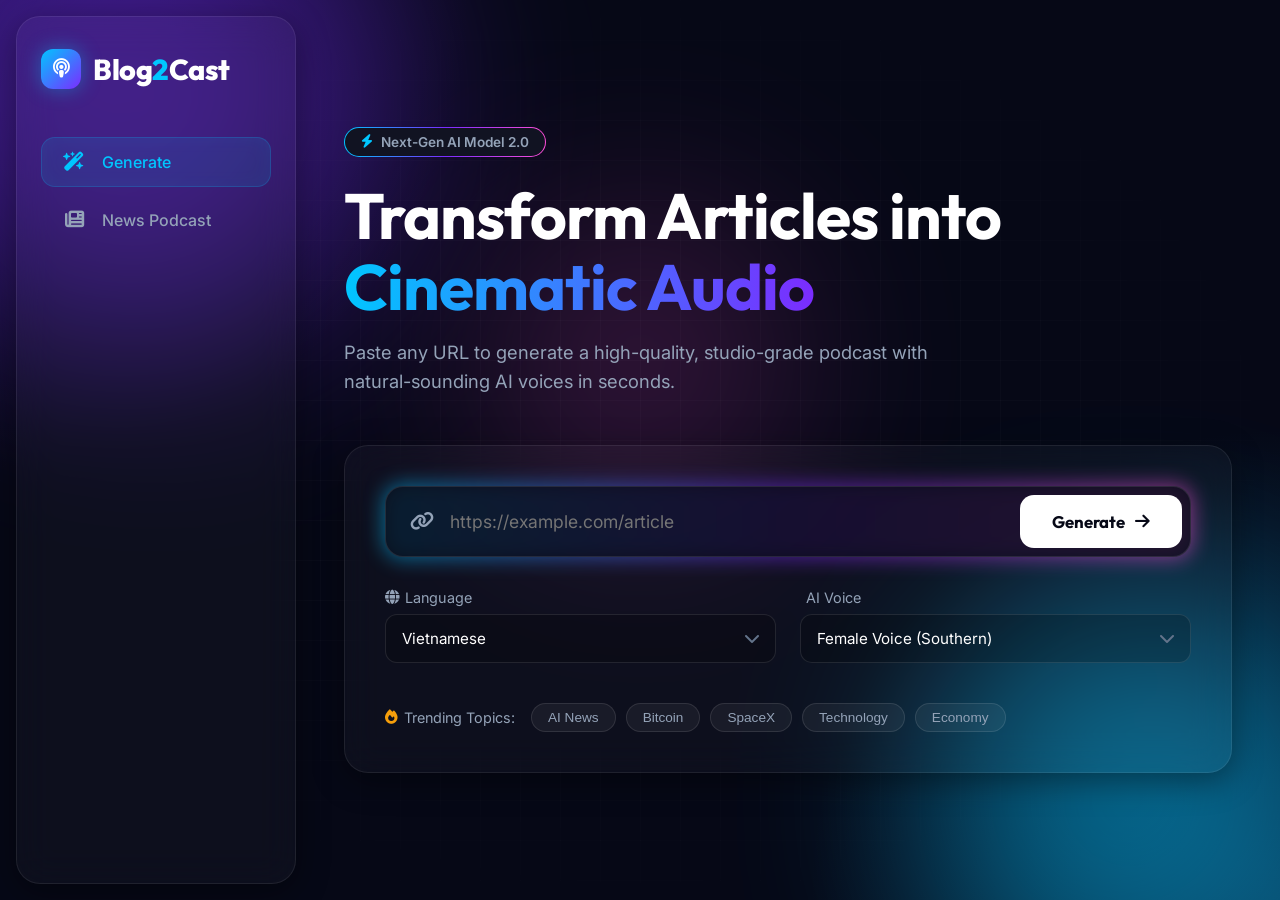
<file: blog-to-podcast/frontend/index.html>
﻿<!DOCTYPE html>
<html lang="en">
<head>
    <meta charset="UTF-8">
    <meta name="viewport" content="width=device-width, initial-scale=1.0">
    <title>Blog2Cast | AI Podcast Generator</title>
    <meta name="description" content="Premium AI Podcast Generation Platform.">
    <!-- Fonts & Icons -->
    <link href="https://fonts.googleapis.com/css2?family=Inter:wght@300;400;500;600;700&family=Outfit:wght@400;500;600;700;800&display=swap" rel="stylesheet">
    <link rel="stylesheet" href="https://cdn.jsdelivr.net/npm/@fortawesome/fontawesome-free@6.4.0/css/all.min.css">
    <!-- CSS -->
    <link rel="stylesheet" href="styles.css?v=6">
    <style>
        /* ════════════════════════════════════════════════════════
           LAYOUT OVERRIDE — Right Panel rộng rãi, bố cục thoáng
           ════════════════════════════════════════════════════════ */

        /* Dashboard 3 cột */
        .dashboard-layout {
            display: flex !important;
            align-items: stretch !important;
        }

        /* Center panel flex co giãn, không bị tràn */
        .center-panel {
            padding: 0 2rem !important;
            min-width: 0 !important;
            flex: 1 1 0 !important;
        }

        /* ── Right Panel: rộng rãi, không bị co ── */
        .right-panel {
            width: 500px !important;
            min-width: 500px !important;
            flex-shrink: 0 !important;
        }

        /* Panel state: scroll toàn bộ nội dung bên trong */
        .panel-state {
            padding: 1.25rem 1.5rem !important;
            overflow-y: auto !important;
            overflow-x: hidden !important;
        }

        /* Result layout: cột dọc, các section xếp chồng */
        .result-layout {
            display: flex !important;
            flex-direction: column !important;
            gap: 0.9rem !important;
        }

        /* Result header: gọn lại */
        .result-header {
            flex-shrink: 0 !important;
        }

        /* Cover art nhỏ lại để tiết kiệm chiều cao */
        .cover-art {
            width: 64px !important;
            height: 64px !important;
            flex-shrink: 0 !important;
        }

        /* Audio player: không bị co */
        .custom-player {
            flex-shrink: 0 !important;
        }

        /* Action buttons: không bị co */
        .action-buttons {
            flex-shrink: 0 !important;
            gap: 0.75rem !important;
        }

        /* ══ FIX GỐC: summary-section KHÔNG được flex-grow ══
           Nguyên nhân bug: flex-grow:1 chiếm hết chỗ,
           đẩy AI Chat ra khỏi màn hình.                       */
        .summary-section {
            flex-grow: 0 !important;   /* ← Fix chính */
            flex-shrink: 0 !important;
            display: flex !important;
            flex-direction: column !important;
            gap: 0.6rem !important;
            min-height: unset !important;
        }

        /* Nội dung transcript: scroll bên trong, không tràn ra */
        .summary-content {
            flex-grow: 0 !important;
            max-height: 200px !important;
            min-height: 100px !important;
            overflow-y: auto !important;
            padding: 0.9rem 1rem !important;
            font-size: 0.88rem !important;
            line-height: 1.65 !important;
        }

        /* ── Ask AI Assistant: rộng rãi, fit với nội dung ── */
        .ai-chat-section {
            flex-shrink: 0 !important;
            height: auto !important;
            min-height: 160px !important;
            max-height: none !important;   /* Tự mở rộng theo nội dung */
            display: flex !important;
            flex-direction: column !important;
        }

        /* Vùng messages: tự tăng chiều cao theo số tin nhắn */
        .chat-messages {
            flex: 0 0 auto !important;     /* Không shrink, không grow cứng */
            height: auto !important;
            min-height: 60px !important;
            max-height: 350px !important;  /* Tối đa 350px rồi mới scroll */
            overflow-y: auto !important;
            padding: 14px 16px !important;
            gap: 12px !important;
        }

        /* Bubble tin nhắn: rộng hơn, tận dụng chiều ngang */
        .msg-bubble {
            max-width: 90% !important;
            font-size: 0.88rem !important;
            line-height: 1.6 !important;
        }

        /* Input chat cố định dưới cùng */
        .chat-input-area {
            flex-shrink: 0 !important;
            padding: 10px 12px !important;
        }

        /* ── Responsive: laptop vừa (993–1200px) ── */
        @media (max-width: 1200px) {
            .right-panel {
                width: 440px !important;
                min-width: 440px !important;
            }
            .center-panel {
                padding: 0 1.25rem !important;
            }
            .summary-content {
                max-height: 180px !important;
            }
        }

        /* ── Responsive: tablet / mobile ── */
        @media (max-width: 992px) {
            .right-panel {
                width: 100% !important;
                min-width: unset !important;
            }
            .summary-content {
                max-height: 180px !important;
            }
        }
    </style>
</head>
<body>
    <!-- Immersive Background Effects -->
    <div class="bg-effects">
        <div class="orb orb-1"></div>
        <div class="orb orb-2"></div>
        <div class="orb orb-3"></div>
        <div class="grid-overlay"></div>
        <div class="noise-overlay"></div>
    </div>

    <div class="dashboard-layout">
        <!-- LEFT SIDEBAR -->
        <aside class="sidebar glass-panel">
            <div class="logo">
                <div class="logo-icon">
                    <i class="fa-solid fa-podcast"></i>
                </div>
                <h1>Blog<span>2</span>Cast</h1>
            </div>
            
            <nav class="nav-menu">
                <a href="index.html" class="nav-item active">
                    <i class="fa-solid fa-wand-magic-sparkles"></i>
                    <span>Generate</span>
                </a>
                <a href="news.html" class="nav-item">
                    <i class="fa-solid fa-newspaper"></i>
                    <span>News Podcast</span>
                </a>
            </nav>

        </aside>

        <!-- CENTER CONTENT -->
        <main class="center-panel">
            <header class="hero-section">
                <div class="badge-glow">
                    <div class="badge-content">
                        <i class="fa-solid fa-bolt"></i> Next-Gen AI Model 2.0
                    </div>
                </div>
                <h1 class="hero-title">Transform Articles into<br><span class="gradient-text">Cinematic Audio</span></h1>
                <p class="hero-subtitle">Paste any URL to generate a high-quality, studio-grade podcast with natural-sounding AI voices in seconds.</p>
            </header>

            <section class="input-section glass-panel">
                <form id="convert-form" novalidate>
                    <div class="main-input-wrapper">
                        <div class="url-input-container">
                            <i class="fa-solid fa-link icon-glow"></i>
                            <input type="url" id="url-input" placeholder="https://example.com/article" required autocomplete="off">
                            <button type="submit" class="btn-generate" id="submit-btn">
                                <span class="btn-text">Generate</span>
                                <i class="fa-solid fa-arrow-right"></i>
                                <div class="loader-spinner hidden" id="btn-loader"></div>
                            </button>
                        </div>
                        <div class="input-glow-border"></div>
                    </div>

                    <div class="settings-row">
                        <div class="setting-group">
                            <label><i class="fa-solid fa-globe"></i> Language</label>
                            <div class="select-wrapper">
                                <select id="language-select">
                                    <option value="vi">Vietnamese</option>
                                    <option value="en">English</option>
                                    <option value="fr">French (Français)</option>
                                    <option value="ja">Japanese (日本語)</option>
                                </select>
                                <i class="fa-solid fa-chevron-down select-icon"></i>
                            </div>
                        </div>
                        <div class="setting-group">
                            <label><i class="fa-solid fa-waveform-lines"></i> AI Voice</label>
                            <div class="select-wrapper">
                                <select id="voice-select">
                                    <option value="vi-VN-Neural2-A">Female Voice (Southern)</option>
                                </select>
                                <i class="fa-solid fa-chevron-down select-icon"></i>
                            </div>
                        </div>
                    </div>
                </form>
                
                <div class="trending-section">
                    <span class="trending-label"><i class="fa-solid fa-fire"></i> Trending Topics:</span>
                    <div class="chips-container" id="trending-chips">
                        <button class="topic-chip">AI News</button>
                        <button class="topic-chip">Bitcoin</button>
                        <button class="topic-chip">SpaceX</button>
                        <button class="topic-chip">Technology</button>
                        <button class="topic-chip">Economy</button>
                    </div>
                </div>
            </section>
        </main>

        <!-- RIGHT PANEL (Dynamic View) -->
        <aside class="right-panel hidden" id="main-right-panel">
            

            <!-- State 2: Generating -->
            <div id="state-generating" class="panel-state hidden glass-panel">
                <div class="generating-animation">
                    <div class="ai-core"></div>
                    <div class="pulse-ring ring-1"></div>
                    <div class="pulse-ring ring-2"></div>
                    <div class="pulse-ring ring-3"></div>
                </div>
                <h3 class="generating-text">Synthesizing Audio...</h3>
                
                <div class="progress-steps">
                    <div class="p-step active" id="step-1">
                        <div class="step-dot"></div>
                        <span>Extracting content & analyzing</span>
                    </div>
                    <div class="p-step" id="step-2">
                        <div class="step-dot"></div>
                        <span>Writing AI script</span>
                    </div>
                    <div class="p-step" id="step-3">
                        <div class="step-dot"></div>
                        <span>Generating neural voice</span>
                    </div>
                </div>
            </div>

            <!-- State 3: Result -->
            <div id="state-result" class="panel-state hidden glass-panel result-layout">
                <!-- Cover Art & Title -->
                <div class="result-header">
                    <div class="cover-art">
                        <div class="cover-gradient"></div>
                        <i class="fa-solid fa-podcast"></i>
                    </div>
                    <div class="track-info">
                        <h3 id="result-title">Generated Podcast</h3>
                        <div class="track-meta">
                            <span class="badge-tag">AI Generated</span>
                            <span class="meta-dot">•</span>
                            <span id="result-voice-name">Neural Voice</span>
                        </div>
                    </div>
                </div>

                <!-- Custom Audio Player -->
                <div class="custom-player">
                    <audio id="audio-player" preload="metadata"></audio>
                    <div class="player-controls-row">
                        <button id="play-pause-btn" class="play-btn">
                            <i class="fa-solid fa-play"></i>
                        </button>
                        <div class="waveform-container" id="waveform-container">
                            <div class="waveform-progress" id="waveform-progress"></div>
                            <!-- Bars generated by JS -->
                        </div>
                        <span class="time-display" id="time-display">0:00</span>
                    </div>
                </div>

                <!-- Actions -->
                <div class="action-buttons">
                    <a href="#" id="download-btn" class="btn-action primary" download>
                        <i class="fa-solid fa-download"></i> Download MP3
                    </a>
                    <button id="reset-btn" class="btn-action secondary">
                        <i class="fa-solid fa-rotate-left"></i> Create New
                    </button>
                </div>

                <!-- Summary Tabs -->
                <div class="summary-section">
                    <div class="section-title">
                        <i class="fa-solid fa-file-lines"></i> Transcript & Summary
                    </div>
                    <div class="summary-tabs">
                         <button id="tab-original" class="tab-btn active">Original</button>
                         <button id="tab-translated" class="tab-btn">Translated</button>
                    </div>
                    <div class="summary-content" id="dynamic-summary-content">
                        <!-- Content loaded here -->
                    </div>
                </div>

                <!-- AI Chat -->
                <div class="ai-chat-section">
                    <div class="chat-header">
                        <i class="fa-solid fa-sparkles text-gradient"></i> 
                        <span>Ask AI Assistant</span>
                    </div>
                    <div class="chat-messages" id="chat-messages">
                        <!-- Chat messages -->
                    </div>
                    <div class="chat-input-area">
                        <input type="text" id="chat-input" placeholder="Ask about this podcast..." autocomplete="off">
                        <button id="send-chat-btn"><i class="fa-solid fa-arrow-up"></i></button>
                    </div>
                </div>
            </div>

        </aside>
    </div>

    <!-- Error Toast -->
    <div class="toast-notification hidden" id="error-toast">
        <div class="toast-icon">
            <i class="fa-solid fa-triangle-exclamation"></i>
        </div>
        <div class="toast-content">
            <h4>Connection Error</h4>
            <p id="error-msg">Unable to fetch data.</p>
        </div>
        <button class="close-toast" id="close-toast-btn">
            <i class="fa-solid fa-xmark"></i>
        </button>
    </div>

    <!-- Explain Popup & Tooltip -->
    <div id="selection-tooltip" class="selection-tooltip" style="display: none;">
        <i class="fa-solid fa-book-open"></i> Explain
    </div>
    
    <div id="explain-popup" class="explain-popup glass-panel" style="display: none;">
        <div class="explain-header">
            <span class="explain-title"><i class="fa-solid fa-book-open"></i> AI Explanation</span>
            <button id="explain-popup-close" class="explain-close"><i class="fa-solid fa-xmark"></i></button>
        </div>
        <div id="explain-popup-word" class="explain-word"></div>
        <div class="explain-body">
            <div id="explain-loading" class="explain-loader">
                <i class="fa-solid fa-circle-notch fa-spin"></i> Analyzing...
            </div>
            <div id="explain-content" style="display:none;">
                <div id="explain-meaning" class="explain-meaning"></div>
                <div id="explain-example" class="explain-example"></div>
            </div>
            <div id="explain-error" class="explain-error" style="display:none;"></div>
        </div>
    </div>

    <script src="app.js?v=8"></script>
</body>
</html>
</file>
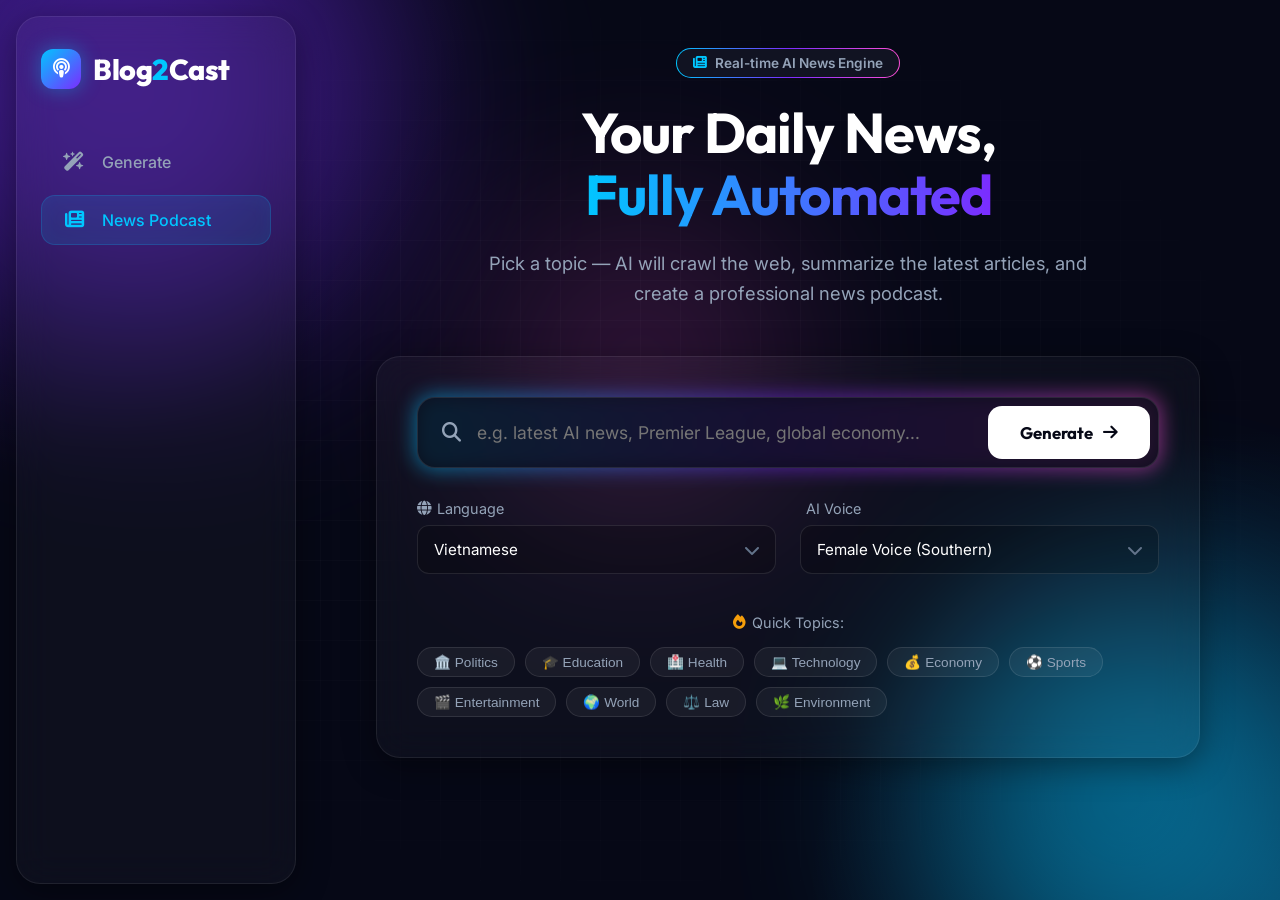
<file: blog-to-podcast/frontend/news.html>
<!DOCTYPE html>
<html lang="en">
<head>
    <meta charset="UTF-8">
    <meta name="viewport" content="width=device-width, initial-scale=1.0">
    <title>Blog2Cast | AI News Podcast</title>
    <meta name="description" content="Generate AI podcasts from latest news automatically.">
    <!-- Fonts & Icons -->
    <link href="https://fonts.googleapis.com/css2?family=Inter:wght@300;400;500;600;700&family=Outfit:wght@400;500;600;700;800&display=swap" rel="stylesheet">
    <link rel="stylesheet" href="https://cdn.jsdelivr.net/npm/@fortawesome/fontawesome-free@6.4.0/css/all.min.css">
    <!-- CSS -->
    <link rel="stylesheet" href="styles.css?v=9">
    <style>
        .article-list { display: flex; flex-direction: column; gap: 10px; max-height: 400px; overflow-y: auto; padding-right: 8px; }
        .article-list::-webkit-scrollbar { width: 4px; }
        .article-list::-webkit-scrollbar-thumb { background: rgba(255,255,255,0.2); border-radius: 2px; }
        
        .article-card {
            background: rgba(255,255,255,0.03); border: 1px solid rgba(255,255,255,0.05);
            border-radius: 14px; padding: 14px 16px; display: flex; gap: 12px; align-items: flex-start; transition: all 0.2s;
        }
        .article-card:hover { border-color: var(--neon-purple); background: rgba(123,44,255,0.05); transform: translateX(5px); }
        .article-num {
            min-width: 24px; height: 24px; border-radius: 50%; background: rgba(123,44,255,0.2);
            color: var(--neon-purple); font-size: 0.8rem; font-weight: 700; display: flex; align-items: center; justify-content: center; flex-shrink: 0;
        }
        .article-card a { color: var(--text-primary); text-decoration: none; font-size: 0.9rem; font-weight: 500; line-height: 1.4; }
        .source-badge { display: inline-block; font-size: 0.7rem; background: rgba(255,255,255,0.1); color: var(--text-secondary); padding: 2px 10px; border-radius: 6px; margin-top: 6px; font-weight: 600; }
        
        .script-text-box {
            background: rgba(0,0,0,0.2); border: 1px solid rgba(255,255,255,0.05); border-radius: 18px; padding: 1.5rem;
            font-size: 1rem; line-height: 1.8; color: var(--text-secondary); max-height: 500px; overflow-y: auto; white-space: pre-wrap;
        }
        .hidden { display: none !important; }
        
        /* New Progress Styles */
        .progress-dashboard {
            text-align: center;
            padding: 4rem 2rem;
        }
        .steps-grid {
            display: grid;
            grid-template-columns: repeat(4, 1fr);
            gap: 1rem;
            margin-top: 3rem;
        }
        .p-step {
            flex-direction: column;
            text-align: center;
            gap: 12px;
        }
        .step-dot { margin: 0 auto; width: 16px; height: 16px; }
    </style>
</head>
<body>
    <div class="bg-effects">
        <div class="orb orb-1"></div>
        <div class="orb orb-2"></div>
        <div class="orb orb-3"></div>
        <div class="grid-overlay"></div>
    </div>

    <div class="dashboard-layout">
        <aside class="sidebar glass-panel">
            <div class="logo">
                <div class="logo-icon"><i class="fa-solid fa-podcast"></i></div>
                <h1>Blog<span>2</span>Cast</h1>
            </div>
            <nav class="nav-menu">
                <a href="index.html" class="nav-item">
                    <i class="fa-solid fa-wand-magic-sparkles"></i><span>Generate</span>
                </a>
                <a href="news.html" class="nav-item active">
                    <i class="fa-solid fa-newspaper"></i><span>News Podcast</span>
                </a>
            </nav>
        </aside>

        <main class="main-content">
            <div class="container-narrow">
                
                <!-- HERO SECTION -->
                <header class="news-hero" id="hero-section">
                    <div class="badge-glow">
                        <div class="badge-content"><i class="fa-solid fa-newspaper"></i> Real-time AI News Engine</div>
                    </div>
                    <h1 class="hero-title">Your Daily News,<br><span class="gradient-text">Fully Automated</span></h1>
                    <p class="hero-subtitle">Pick a topic — AI will crawl the web, summarize the latest articles, and create a professional news podcast.</p>
                </header>

                <!-- INPUT SECTION -->
                <section class="input-section glass-panel full-width-panel" id="form-container">
                    <form id="convert-form" novalidate>
                        <div class="main-input-wrapper">
                            <div class="url-input-container">
                                <i class="fa-solid fa-magnifying-glass icon-glow"></i>
                                <input type="text" id="topic-input" placeholder="e.g. latest AI news, Premier League, global economy..." autocomplete="off">
                                <button type="submit" class="btn-generate" id="generate-btn">
                                    <span class="btn-text">Generate</span>
                                    <i class="fa-solid fa-arrow-right"></i>
                                    <div class="loader-spinner hidden" id="btn-loader"></div>
                                </button>
                            </div>
                            <div class="input-glow-border"></div>
                        </div>

                        <div id="parse-preview" style="display:none; margin-bottom: 2rem;">
                            <div id="parse-loading" style="display:none;color:var(--neon-purple);"><i class="fa-solid fa-circle-notch fa-spin"></i> Analyzing topic...</div>
                            <div id="parse-ok" style="display:none;">
                                <span style="color:#4ade80;font-weight:600;"><i class="fa-solid fa-circle-check"></i> Understood:</span>
                                <span id="parse-text" style="color:var(--text-primary);margin-left:6px;"></span>
                                <div id="parse-keywords" style="display:flex;flex-wrap:wrap;gap:5px;margin-top:6px;"></div>
                            </div>
                            <div id="parse-reject" style="display:none; color:var(--error); font-weight:500;">
                                <i class="fa-solid fa-circle-xmark"></i> <span id="parse-reject-msg"></span>
                            </div>
                        </div>

                        <div class="settings-row">
                            <div class="setting-group">
                                <label><i class="fa-solid fa-globe"></i> Language</label>
                                <div class="select-wrapper">
                                    <select id="lang-select">
                                        <option value="vi">Vietnamese</option>
                                        <option value="en">English</option>
                                        <option value="fr">French</option>
                                        <option value="ja">Japanese</option>
                                    </select>
                                    <i class="fa-solid fa-chevron-down select-icon"></i>
                                </div>
                            </div>
                            <div class="setting-group">
                                <label><i class="fa-solid fa-waveform-lines"></i> AI Voice</label>
                                <div class="select-wrapper">
                                    <select id="voice-select">
                                        <option value="vi-VN-Neural2-A">Female Voice (Southern)</option>
                                        <option value="vi-VN-Neural2-D">Male Voice (Northern)</option>
                                    </select>
                                    <i class="fa-solid fa-chevron-down select-icon"></i>
                                </div>
                            </div>
                        </div>
                    </form>
                    <div class="trending-section" style="justify-content: center;">
                        <span class="trending-label"><i class="fa-solid fa-fire"></i> Quick Topics:</span>
                        <div class="chips-container" id="trending-chips">
                            <button class="topic-chip chip" data-topic="politics">🏛️ Politics</button>
                            <button class="topic-chip chip" data-topic="education">🎓 Education</button>
                            <button class="topic-chip chip" data-topic="health">🏥 Health</button>
                            <button class="topic-chip chip" data-topic="technology">💻 Technology</button>
                            <button class="topic-chip chip" data-topic="economy">💰 Economy</button>
                            <button class="topic-chip chip" data-topic="sports">⚽ Sports</button>
                            <button class="topic-chip chip" data-topic="entertainment">🎬 Entertainment</button>
                            <button class="topic-chip chip" data-topic="world">🌍 World</button>
                            <button class="topic-chip chip" data-topic="law">⚖️ Law</button>
                            <button class="topic-chip chip" data-topic="environment">🌿 Environment</button>
                        </div>
                    </div>
                </section>

                <!-- PROGRESS SECTION -->
                <section id="progress-container" class="full-width-panel hidden glass-panel progress-dashboard">
                    <div class="generating-animation" style="margin: 0 auto 2rem;">
                        <div class="ai-core"></div>
                        <div class="pulse-ring ring-1"></div>
                        <div class="pulse-ring ring-2"></div>
                    </div>
                    <h2 class="generating-text">Synthesizing Your Podcast...</h2>
                    <div class="steps-grid">
                        <div class="p-step" id="step-1"><div class="step-dot"></div><span>Finding articles</span></div>
                        <div class="p-step" id="step-2"><div class="step-dot"></div><span>Crawling content</span></div>
                        <div class="p-step" id="step-3"><div class="step-dot"></div><span>AI Scripting</span></div>
                        <div class="p-step" id="step-4"><div class="step-dot"></div><span>Neural Voice</span></div>
                    </div>
                </section>

                <!-- RESULT SECTION -->
                <section id="result-container" class="full-width-panel hidden">
                    
                    <!-- Main Result Card -->
                    <div class="podcast-main-card glass-panel">
                        <div class="podcast-cover-large">
                            <i class="fa-solid fa-podcast"></i>
                        </div>
                        <div class="podcast-info-large">
                            <div class="badge-tag" id="topic-tag" style="display:inline-block; margin-bottom: 1rem;">Topic</div>
                            <h2 id="podcast-title">News Podcast Title</h2>
                            
                            <!-- Custom Audio Player -->
                            <div class="custom-player" style="margin: 1.5rem 0; background: rgba(0,0,0,0.2); border-radius: 16px; padding: 1.2rem;">
                                <audio id="audio-player" preload="metadata"></audio>
                                <div class="player-controls-row">
                                    <button id="play-pause-btn" class="play-btn">
                                        <i class="fa-solid fa-play"></i>
                                    </button>
                                    <div class="waveform-container" id="waveform-container">
                                        <div class="waveform-progress" id="waveform-progress"></div>
                                        <!-- Bars generated by JS -->
                                    </div>
                                    <span class="time-display" id="time-display">0:00</span>
                                </div>
                            </div>

                            <div class="action-buttons" style="justify-content: flex-start; gap: 1rem;">
                                <a href="#" id="download-btn" class="btn-action primary" download><i class="fa-solid fa-download"></i> Download</a>
                                <button id="reset-btn" class="btn-action secondary"><i class="fa-solid fa-rotate-left"></i> New Topic</button>
                            </div>
                        </div>
                    </div>

                    <!-- Secondary Grid: Sources & Chat -->
                    <div class="news-result-grid">
                        <div class="glass-panel" style="padding: 1.5rem;">
                            <div class="section-title" style="margin-bottom: 1rem;"><i class="fa-solid fa-link"></i> Sources (<span id="article-count">0</span>)</div>
                            <div class="article-list" id="article-list"></div>
                        </div>
                        <div class="glass-panel" style="padding: 1.5rem; display: flex; flex-direction: column;">
                            <div class="section-title" style="margin-bottom: 1rem;"><i class="fa-solid fa-sparkles text-gradient"></i> AI Assistant</div>
                            <div class="chat-messages" id="chat-messages" style="flex-grow: 1; min-height: 200px; max-height: 300px; margin-bottom: 1rem;"></div>
                            <div class="chat-input-area">
                                <input type="text" id="chat-input" placeholder="Ask about this news...">
                                <button id="chat-send-btn"><i class="fa-solid fa-arrow-up"></i></button>
                            </div>
                        </div>
                    </div>

                    <!-- Script Section -->
                    <div class="glass-panel" style="margin-top: 2rem; padding: 2rem;">
                        <div style="display:flex;justify-content:space-between;align-items:center; margin-bottom: 1.5rem;">
                            <div class="section-title" style="cursor:pointer; display: flex; align-items: center; gap: 10px;" id="script-toggle">
                                <i class="fa-solid fa-scroll"></i> Full Podcast Script
                                <i class="fa-solid fa-chevron-down" id="script-chevron" style="transition:transform .2s;"></i>
                            </div>
                            <div class="summary-tabs" id="script-tabs" style="display:none;">
                                <button type="button" class="tab-btn active" id="tab-translated">Translated</button>
                                <button type="button" class="tab-btn" id="tab-original">Original</button>
                            </div>
                        </div>
                        <div class="script-text-box" id="script-box"></div>
                        <div id="summary-box" style="display:none;"></div>
                    </div>

                </section>

            </div>
        </main>
    </div>

    <!-- Error Toast -->
    <div class="toast-notification hidden" id="error-toast">
        <div class="toast-icon"><i class="fa-solid fa-triangle-exclamation"></i></div>
        <div class="toast-content"><h4>Error</h4><p id="error-msg"></p></div>
        <button class="close-toast" id="close-toast-btn"><i class="fa-solid fa-xmark"></i></button>
    </div>

    <!-- Explain Popup -->
    <div id="sel-tooltip" class="selection-tooltip" style="display: none;"><i class="fa-solid fa-book-open"></i> Explain</div>
    <div id="explain-popup" class="explain-popup glass-panel" style="display: none;">
        <div class="explain-header">
            <span class="explain-title">Explain</span>
            <button id="ep-close" class="explain-close"><i class="fa-solid fa-xmark"></i></button>
        </div>
        <div id="ep-word" class="explain-word"></div>
        <div class="explain-body">
            <div id="ep-loading" class="explain-loader"><i class="fa-solid fa-circle-notch fa-spin"></i></div>
            <div id="ep-content" style="display:none;">
                <div id="ep-meaning" class="explain-meaning"></div>
                <div id="ep-example" class="explain-example"></div>
            </div>
            <div id="ep-error" class="explain-error" style="display:none;"></div>
        </div>
    </div>

    <script src="news.js?v=9"></script>
</body>
</html>
</file>
<file: blog-to-podcast/frontend/styles.css>
/* ==========================================================================
   CSS Variables & Tokens
   ========================================================================== */
:root {
    /* Color Palette */
    --bg-main: #060816;
    --bg-panel: rgba(20, 22, 35, 0.4);
    
    --neon-cyan: #00c6ff;
    --neon-purple: #7b2cff;
    --neon-pink: #ff4fd8;
    --neon-blue: #4facfe;
    
    /* Text Colors */
    --text-primary: #ffffff;
    --text-secondary: #94a3b8;
    --text-muted: #64748b;
    
    /* Gradients */
    --gradient-primary: linear-gradient(135deg, var(--neon-cyan), var(--neon-purple));
    --gradient-glow: linear-gradient(90deg, var(--neon-cyan), var(--neon-purple), var(--neon-pink));
    
    /* Glassmorphism */
    --glass-bg: rgba(255, 255, 255, 0.03);
    --glass-border: rgba(255, 255, 255, 0.08);
    --glass-shadow: 0 8px 32px 0 rgba(0, 0, 0, 0.4);
    --glass-blur: blur(18px);
    
    /* Typography */
    --font-sans: 'Inter', sans-serif;
    --font-display: 'Outfit', sans-serif;
    
    /* States */
    --success: #10b981;
    --error: #ef4444;
}

/* ==========================================================================
   Reset & Base Styles
   ========================================================================== */
* {
    margin: 0;
    padding: 0;
    box-sizing: border-box;
}

body {
    font-family: var(--font-sans);
    background-color: var(--bg-main);
    color: var(--text-primary);
    min-height: 100vh;
    overflow: hidden; /* Prevent scrolling on body, let panels scroll */
    -webkit-font-smoothing: antialiased;
}

/* Typography Utilities */
.gradient-text {
    background: var(--gradient-glow);
    -webkit-background-clip: text;
    -webkit-text-fill-color: transparent;
    background-size: 200% auto;
    animation: gradientShift 4s linear infinite;
}

/* ==========================================================================
   Background Effects
   ========================================================================== */
.bg-effects {
    position: fixed;
    top: 0;
    left: 0;
    width: 100vw;
    height: 100vh;
    z-index: -1;
    overflow: hidden;
    background: radial-gradient(circle at top left, #1b1145 0%, transparent 30%),
                radial-gradient(circle at bottom right, #0b3b5a 0%, transparent 30%),
                var(--bg-main);
}

.orb {
    position: absolute;
    border-radius: 50%;
    filter: blur(100px);
    opacity: 0.4;
    animation: floatOrb 25s infinite alternate ease-in-out;
}

.orb-1 {
    width: 500px;
    height: 500px;
    background: var(--neon-purple);
    top: -150px;
    left: -100px;
}

.orb-2 {
    width: 400px;
    height: 400px;
    background: var(--neon-cyan);
    bottom: -100px;
    right: -50px;
    animation-delay: -5s;
}

.orb-3 {
    width: 300px;
    height: 300px;
    background: var(--neon-pink);
    top: 40%;
    left: 50%;
    transform: translate(-50%, -50%);
    opacity: 0.2;
    animation-delay: -10s;
}

.grid-overlay {
    position: absolute;
    inset: 0;
    background-image: 
        linear-gradient(rgba(255, 255, 255, 0.02) 1px, transparent 1px),
        linear-gradient(90deg, rgba(255, 255, 255, 0.02) 1px, transparent 1px);
    background-size: 40px 40px;
    mask-image: radial-gradient(ellipse at center, black 40%, transparent 80%);
    -webkit-mask-image: radial-gradient(ellipse at center, black 40%, transparent 80%);
}

/* ==========================================================================
   Layout Architecture
   ========================================================================== */
.dashboard-layout {
    display: flex;
    width: 100vw;
    height: 100vh;
    padding: 1rem;
    gap: 1rem;
}

.glass-panel {
    background: var(--glass-bg);
    backdrop-filter: var(--glass-blur);
    -webkit-backdrop-filter: var(--glass-blur);
    border: 1px solid var(--glass-border);
    border-radius: 24px;
    box-shadow: var(--glass-shadow);
}

/* ==========================================================================
   Left Sidebar
   ========================================================================== */
.sidebar {
    width: 280px;
    display: flex;
    flex-direction: column;
    padding: 2rem 1.5rem;
    flex-shrink: 0;
}

.sidebar .logo {
    display: flex;
    align-items: center;
    gap: 12px;
    margin-bottom: 3rem;
}

.logo-icon {
    width: 40px;
    height: 40px;
    background: var(--gradient-primary);
    border-radius: 12px;
    display: flex;
    align-items: center;
    justify-content: center;
    font-size: 1.2rem;
    color: white;
    box-shadow: 0 0 20px rgba(0, 198, 255, 0.4);
}

.logo h1 {
    font-family: var(--font-display);
    font-size: 1.8rem;
    font-weight: 800;
    letter-spacing: -0.5px;
}

.logo h1 span {
    color: var(--neon-cyan);
}

.nav-menu {
    display: flex;
    flex-direction: column;
    gap: 0.5rem;
    flex-grow: 1;
}

.nav-item {
    display: flex;
    align-items: center;
    gap: 16px;
    padding: 14px 20px;
    border-radius: 14px;
    color: var(--text-secondary);
    text-decoration: none;
    font-weight: 500;
    transition: all 0.3s ease;
    border: 1px solid transparent;
    white-space: nowrap;
}

.nav-item i {
    font-size: 1.2rem;
    width: 24px;
    text-align: center;
}

.nav-item:hover {
    background: rgba(255, 255, 255, 0.05);
    color: var(--text-primary);
}

.nav-item.active {
    background: rgba(0, 198, 255, 0.1);
    color: var(--neon-cyan);
    border: 1px solid rgba(0, 198, 255, 0.2);
    box-shadow: inset 0 0 20px rgba(0, 198, 255, 0.05);
}

.sidebar-footer {
    margin-top: auto;
    padding-top: 1rem;
    border-top: 1px solid var(--glass-border);
}

.user-profile {
    display: flex;
    align-items: center;
    gap: 12px;
}

.avatar {
    width: 40px;
    height: 40px;
    border-radius: 50%;
    background: rgba(255, 255, 255, 0.1);
    display: flex;
    align-items: center;
    justify-content: center;
}

.user-info {
    display: flex;
    flex-direction: column;
}

.user-info .name {
    font-size: 0.95rem;
    font-weight: 600;
}

.user-info .plan {
    font-size: 0.8rem;
    color: var(--neon-pink);
}

/* ==========================================================================
   Center Panel (Main Input)
   ========================================================================== */
.center-panel {
    flex-grow: 1;
    display: flex;
    flex-direction: column;
    justify-content: center;
    padding: 0 4rem;
    overflow-y: auto;
}

.center-panel::-webkit-scrollbar { width: 0px; }

.hero-section {
    margin-bottom: 3rem;
}

.badge-glow {
    display: inline-block;
    padding: 1px;
    background: var(--gradient-glow);
    border-radius: 100px;
    margin-bottom: 1.5rem;
}

.badge-content {
    background: #111322;
    padding: 6px 16px;
    border-radius: 100px;
    font-size: 0.85rem;
    font-weight: 600;
    display: flex;
    align-items: center;
    gap: 8px;
    color: var(--text-secondary);
}

.badge-content i {
    color: var(--neon-cyan);
}

.hero-title {
    font-family: var(--font-display);
    font-size: 4rem;
    line-height: 1.1;
    margin-bottom: 1rem;
    letter-spacing: -1px;
}

.hero-subtitle {
    font-size: 1.15rem;
    color: var(--text-secondary);
    max-width: 600px;
    line-height: 1.6;
}

.input-section {
    padding: 2.5rem;
}

.main-input-wrapper {
    position: relative;
    margin-bottom: 2rem;
}

.input-glow-border {
    position: absolute;
    inset: -2px;
    background: var(--gradient-glow);
    border-radius: 20px;
    z-index: -1;
    opacity: 0.5;
    filter: blur(10px);
    transition: opacity 0.3s;
}

.url-input-container {
    display: flex;
    align-items: center;
    background: rgba(10, 12, 25, 0.8);
    border: 1px solid rgba(255, 255, 255, 0.1);
    border-radius: 18px;
    padding: 8px 8px 8px 24px;
    position: relative;
}

.url-input-container:focus-within + .input-glow-border {
    opacity: 1;
}

.icon-glow {
    color: var(--text-secondary);
    font-size: 1.2rem;
}

.url-input-container:focus-within .icon-glow {
    color: var(--neon-cyan);
}

#url-input, #topic-input {
    flex-grow: 1;
    background: transparent;
    border: none;
    padding: 16px;
    color: white;
    font-size: 1.1rem;
    font-family: var(--font-sans);
    outline: none;
}

.btn-generate {
    background: var(--text-primary);
    color: var(--bg-main);
    border: none;
    padding: 16px 32px;
    border-radius: 14px;
    font-family: var(--font-display);
    font-weight: 700;
    font-size: 1.05rem;
    cursor: pointer;
    display: flex;
    align-items: center;
    gap: 10px;
    transition: all 0.3s;
}

.btn-generate:hover {
    transform: scale(1.02);
    box-shadow: 0 0 20px rgba(255, 255, 255, 0.3);
}

.btn-generate:disabled {
    opacity: 0.7;
    cursor: not-allowed;
    transform: none;
}

.settings-row {
    display: flex;
    gap: 1.5rem;
    margin-bottom: 2.5rem;
}

.setting-group {
    flex: 1;
    display: flex;
    flex-direction: column;
    gap: 8px;
}

.setting-group label {
    font-size: 0.9rem;
    color: var(--text-secondary);
    display: flex;
    align-items: center;
    gap: 6px;
}

.select-wrapper {
    position: relative;
}

.select-wrapper select {
    width: 100%;
    background: rgba(0, 0, 0, 0.2);
    border: 1px solid rgba(255, 255, 255, 0.1);
    border-radius: 12px;
    padding: 14px 16px;
    color: white;
    font-family: inherit;
    font-size: 0.95rem;
    appearance: none;
    outline: none;
    transition: all 0.3s;
}

.select-wrapper select:focus {
    border-color: var(--neon-purple);
    background: rgba(0, 0, 0, 0.4);
}

.select-wrapper select option {
    background: var(--bg-main);
    color: white;
}

.select-icon {
    position: absolute;
    right: 16px;
    top: 50%;
    transform: translateY(-50%);
    color: var(--text-muted);
    pointer-events: none;
}

.trending-section {
    display: flex;
    align-items: center;
    gap: 1rem;
    flex-wrap: wrap;
}

.trending-label {
    font-size: 0.9rem;
    color: var(--text-secondary);
    display: flex;
    align-items: center;
    gap: 6px;
}

.trending-label i {
    color: #f59e0b;
}

.chips-container {
    display: flex;
    gap: 10px;
    flex-wrap: wrap;
}

.topic-chip {
    background: rgba(255, 255, 255, 0.05);
    border: 1px solid rgba(255, 255, 255, 0.1);
    color: var(--text-secondary);
    padding: 6px 16px;
    border-radius: 100px;
    font-size: 0.85rem;
    cursor: pointer;
    transition: all 0.3s;
}

.topic-chip:hover {
    background: rgba(255, 255, 255, 0.1);
    color: white;
    border-color: rgba(255, 255, 255, 0.2);
    transform: translateY(-2px);
}

/* ==========================================================================
   Right Panel (Dynamic States)
   ========================================================================== */
.right-panel {
    width: 560px; /* Rộng rãi hơn, tránh bó cục */
    position: relative;
    flex-shrink: 0;
    transition: width 0.3s ease;
}

.panel-state {
    position: absolute;
    inset: 0;
    display: flex;
    flex-direction: column;
    opacity: 0;
    pointer-events: none;
    transition: opacity 0.5s ease;
    overflow-y: auto;
    padding: 2rem;
}

.panel-state::-webkit-scrollbar { width: 0px; }

.panel-state.active {
    opacity: 1;
    pointer-events: all;
    z-index: 2;
}

/* State 1: Empty */
#state-empty {
    align-items: center;
    justify-content: center;
    text-align: center;
}

.empty-illustration {
    position: relative;
    width: 150px;
    height: 150px;
    margin-bottom: 2rem;
    display: flex;
    align-items: center;
    justify-content: center;
}

.floating-circle {
    position: absolute;
    border-radius: 50%;
    border: 1px solid rgba(255, 255, 255, 0.1);
}

.circle-1 {
    width: 100%;
    height: 100%;
    border-top-color: var(--neon-cyan);
    animation: spinRotate 10s linear infinite;
}

.circle-2 {
    width: 70%;
    height: 70%;
    border-bottom-color: var(--neon-purple);
    animation: spinRotate 7s linear infinite reverse;
}

.floating-icon {
    font-size: 3rem;
    color: var(--text-secondary);
    animation: float 4s ease-in-out infinite;
}

#state-empty h3 {
    font-family: var(--font-display);
    font-size: 1.5rem;
    margin-bottom: 0.5rem;
}

#state-empty p {
    color: var(--text-secondary);
    font-size: 0.95rem;
}

/* State 2: Generating */
#state-generating {
    align-items: center;
    justify-content: center;
}

.generating-animation {
    position: relative;
    width: 120px;
    height: 120px;
    margin-bottom: 2rem;
    display: flex;
    align-items: center;
    justify-content: center;
}

.ai-core {
    width: 40px;
    height: 40px;
    background: var(--gradient-primary);
    border-radius: 50%;
    box-shadow: 0 0 30px var(--neon-purple);
    animation: pulseCore 2s ease-in-out infinite;
}

.pulse-ring {
    position: absolute;
    inset: 0;
    border: 2px solid var(--neon-cyan);
    border-radius: 50%;
    opacity: 0;
}

.ring-1 { animation: pulseRing 3s cubic-bezier(0.215, 0.61, 0.355, 1) infinite; }
.ring-2 { animation: pulseRing 3s cubic-bezier(0.215, 0.61, 0.355, 1) infinite 1s; }
.ring-3 { animation: pulseRing 3s cubic-bezier(0.215, 0.61, 0.355, 1) infinite 2s; }

.generating-text {
    font-family: var(--font-display);
    font-size: 1.5rem;
    margin-bottom: 2rem;
    background: var(--gradient-glow);
    -webkit-background-clip: text;
    -webkit-text-fill-color: transparent;
}

.progress-steps {
    display: flex;
    flex-direction: column;
    gap: 1.5rem;
    width: 100%;
    max-width: 300px;
}

.p-step {
    display: flex;
    align-items: center;
    gap: 1rem;
    color: var(--text-muted);
    font-size: 0.95rem;
    transition: all 0.3s;
}

.step-dot {
    width: 12px;
    height: 12px;
    border-radius: 50%;
    background: rgba(255, 255, 255, 0.1);
    position: relative;
}

.p-step.active {
    color: white;
}

.p-step.active .step-dot {
    background: var(--neon-cyan);
    box-shadow: 0 0 10px var(--neon-cyan);
}

.p-step.done {
    color: var(--text-secondary);
}

.p-step.done .step-dot {
    background: var(--success);
}

/* State 3: Result */
.result-layout {
    gap: 1.5rem;
}

.result-header {
    display: flex;
    align-items: center;
    gap: 1.5rem;
}

.cover-art {
    width: 80px;
    height: 80px;
    border-radius: 16px;
    background: #111;
    position: relative;
    display: flex;
    align-items: center;
    justify-content: center;
    font-size: 2rem;
    color: rgba(255, 255, 255, 0.5);
    overflow: hidden;
    box-shadow: 0 10px 20px rgba(0, 0, 0, 0.5);
}

.cover-gradient {
    position: absolute;
    inset: 0;
    background: var(--gradient-primary);
    opacity: 0.3;
}

.track-info h3 {
    font-family: var(--font-display);
    font-size: 1.4rem;
    margin-bottom: 0.5rem;
}

.track-meta {
    display: flex;
    align-items: center;
    gap: 8px;
    font-size: 0.85rem;
    color: var(--text-secondary);
}

.badge-tag {
    background: rgba(123, 44, 255, 0.2);
    color: #c084fc;
    padding: 2px 8px;
    border-radius: 6px;
    font-weight: 500;
}

/* Custom Player */
.custom-player {
    background: rgba(0, 0, 0, 0.3);
    border: 1px solid rgba(255, 255, 255, 0.05);
    border-radius: 20px;
    padding: 1.2rem;
}

.player-controls-row {
    display: flex;
    align-items: center;
    gap: 1rem;
}

.play-btn {
    width: 45px;
    height: 45px;
    border-radius: 50%;
    background: white;
    color: black;
    border: none;
    font-size: 1.2rem;
    cursor: pointer;
    display: flex;
    align-items: center;
    justify-content: center;
    flex-shrink: 0;
    transition: transform 0.2s;
}

.play-btn:hover {
    transform: scale(1.05);
}

.waveform-container {
    flex-grow: 1;
    height: 40px;
    display: flex;
    align-items: center;
    gap: 2px;
    position: relative;
    cursor: pointer;
}

.waveform-progress {
    position: absolute;
    left: 0;
    top: 0;
    bottom: 0;
    background: rgba(0, 198, 255, 0.2);
    width: 0%;
    z-index: 0;
    pointer-events: none;
    border-radius: 4px;
}

.waveform-bar {
    flex: 1;
    background: rgba(255, 255, 255, 0.2);
    border-radius: 2px;
    height: 10%;
    transition: height 0.2s, background 0.1s;
    z-index: 1;
}

.waveform-bar.active {
    background: var(--neon-cyan);
    box-shadow: 0 0 8px var(--neon-cyan);
}

.time-display {
    font-size: 0.85rem;
    color: var(--text-secondary);
    font-variant-numeric: tabular-nums;
}

/* Actions */
.action-buttons {
    display: flex;
    gap: 1rem;
}

.btn-action {
    flex: 1;
    display: flex;
    align-items: center;
    justify-content: center;
    gap: 8px;
    padding: 12px;
    border-radius: 12px;
    font-weight: 600;
    font-size: 0.95rem;
    cursor: pointer;
    text-decoration: none;
    transition: all 0.3s;
}

.btn-action.primary {
    background: rgba(255, 255, 255, 0.1);
    color: white;
    border: 1px solid rgba(255, 255, 255, 0.1);
}

.btn-action.primary:hover {
    background: rgba(255, 255, 255, 0.2);
}

.btn-action.secondary {
    background: transparent;
    color: var(--text-secondary);
    border: 1px solid rgba(255, 255, 255, 0.05);
}

.btn-action.secondary:hover {
    color: white;
    border-color: rgba(255, 255, 255, 0.2);
}

/* Summary Section */
.summary-section {
    display: flex;
    flex-direction: column;
    gap: 1rem;
    flex-grow: 1;
    min-height: 200px;
}

.section-title {
    font-size: 1rem;
    font-weight: 600;
    color: var(--text-primary);
}

.summary-tabs {
    display: flex;
    background: rgba(0, 0, 0, 0.3);
    padding: 4px;
    border-radius: 10px;
}

.tab-btn {
    flex: 1;
    background: transparent;
    border: none;
    color: var(--text-secondary);
    padding: 8px;
    border-radius: 8px;
    font-size: 0.9rem;
    font-weight: 500;
    cursor: pointer;
    transition: all 0.3s;
}

.tab-btn.active {
    background: rgba(255, 255, 255, 0.1);
    color: white;
    box-shadow: 0 2px 10px rgba(0, 0, 0, 0.2);
}

.summary-content {
    flex-grow: 1;
    background: rgba(0, 0, 0, 0.2);
    border: 1px solid rgba(255, 255, 255, 0.05);
    border-radius: 12px;
    padding: 1rem;
    font-size: 0.95rem;
    line-height: 1.6;
    color: var(--text-secondary);
    overflow-y: auto;
    max-height: 250px;
}
.summary-content::-webkit-scrollbar { width: 4px; }
.summary-content::-webkit-scrollbar-thumb { background: rgba(255,255,255,0.2); border-radius: 2px; }

.highlightable-word.active {
    background-color: rgba(0, 198, 255, 0.3) !important;
    color: white !important;
    text-shadow: 0 0 8px rgba(0, 198, 255, 0.5);
}

/* AI Chat Section */
.ai-chat-section {
    display: flex;
    flex-direction: column;
    background: rgba(0, 0, 0, 0.3);
    border: 1px solid rgba(255, 255, 255, 0.05);
    border-radius: 16px;
    overflow: hidden;
    height: 250px;
}

.chat-header {
    padding: 12px 16px;
    border-bottom: 1px solid rgba(255, 255, 255, 0.05);
    font-weight: 600;
    font-size: 0.95rem;
    display: flex;
    align-items: center;
    gap: 8px;
}

.chat-messages {
    flex-grow: 1;
    padding: 16px;
    overflow-y: auto;
    display: flex;
    flex-direction: column;
    gap: 12px;
}
.chat-messages::-webkit-scrollbar { width: 4px; }
.chat-messages::-webkit-scrollbar-thumb { background: rgba(255,255,255,0.2); border-radius: 2px; }

.message {
    display: flex;
    gap: 10px;
    font-size: 0.9rem;
}

.user-message {
    flex-direction: row-reverse;
}

.msg-avatar {
    width: 32px;
    height: 32px;
    border-radius: 50%;
    display: flex;
    align-items: center;
    justify-content: center;
    font-size: 0.85rem;
    flex-shrink: 0;
}

.ai-message .msg-avatar {
    background: rgba(123, 44, 255, 0.2);
    color: var(--neon-purple);
    border: 1px solid rgba(123, 44, 255, 0.3);
}

.user-message .msg-avatar {
    background: rgba(0, 198, 255, 0.2);
    color: var(--neon-cyan);
    border: 1px solid rgba(0, 198, 255, 0.3);
}

.msg-bubble {
    background: rgba(255, 255, 255, 0.05);
    padding: 12px 16px;
    border-radius: 18px;
    line-height: 1.6;
    max-width: 80%;
    font-size: 0.9rem;
    border: 1px solid rgba(255, 255, 255, 0.05);
    box-shadow: 0 4px 15px rgba(0,0,0,0.2);
}

.ai-message .msg-bubble {
    border-top-left-radius: 4px;
    color: #cbd5e1;
}

.user-message .msg-bubble {
    background: linear-gradient(135deg, rgba(0, 198, 255, 0.1), rgba(123, 44, 255, 0.1));
    color: white;
    border-top-right-radius: 4px;
    border-color: rgba(0, 198, 255, 0.2);
}

.chat-input-area {
    padding: 12px;
    background: rgba(0, 0, 0, 0.2);
    display: flex;
    gap: 8px;
}

.chat-input-area input {
    flex-grow: 1;
    background: rgba(255, 255, 255, 0.05);
    border: 1px solid rgba(255, 255, 255, 0.1);
    border-radius: 20px;
    padding: 8px 16px;
    color: white;
    outline: none;
    font-family: var(--font-sans);
}

.chat-input-area input:focus {
    border-color: var(--neon-purple);
}

#send-chat-btn {
    width: 36px;
    height: 36px;
    border-radius: 50%;
    background: var(--text-primary);
    color: var(--bg-main);
    border: none;
    cursor: pointer;
    display: flex;
    align-items: center;
    justify-content: center;
    transition: transform 0.2s;
}

#send-chat-btn:hover {
    transform: scale(1.05);
}

/* ==========================================================================
   Utilities & Animations
   ========================================================================== */
.hidden {
    display: none !important;
}

.loader-spinner {
    width: 18px;
    height: 18px;
    border: 2px solid rgba(0,0,0,0.2);
    border-radius: 50%;
    border-top-color: black;
    animation: spin 1s linear infinite;
}

@keyframes spin { 100% { transform: rotate(360deg); } }
@keyframes spinRotate { 100% { transform: rotate(360deg); } }
@keyframes float {
    0%, 100% { transform: translateY(0); }
    50% { transform: translateY(-10px); }
}
@keyframes floatOrb {
    0% { transform: translate(0, 0) scale(1); }
    33% { transform: translate(30px, -50px) scale(1.1); }
    66% { transform: translate(-20px, 20px) scale(0.9); }
    100% { transform: translate(0, 0) scale(1); }
}
@keyframes gradientShift {
    0% { background-position: 0% 50%; }
    50% { background-position: 100% 50%; }
    100% { background-position: 0% 50%; }
}
@keyframes pulseCore {
    0%, 100% { transform: scale(1); box-shadow: 0 0 20px var(--neon-purple); }
    50% { transform: scale(1.1); box-shadow: 0 0 40px var(--neon-purple); }
}
@keyframes pulseRing {
    0% { transform: scale(0.8); opacity: 1; border-width: 4px; }
    100% { transform: scale(2.5); opacity: 0; border-width: 1px; }
}

/* Toast & Popups (Keep minimal) */
.toast-notification {
    position: fixed;
    bottom: 30px;
    right: 30px;
    background: rgba(20, 20, 25, 0.95);
    backdrop-filter: blur(10px);
    border-left: 4px solid var(--error);
    padding: 16px 20px;
    border-radius: 12px;
    display: flex;
    align-items: flex-start;
    gap: 15px;
    z-index: 1000;
    transform: translateX(120%);
    transition: transform 0.4s cubic-bezier(0.175, 0.885, 0.32, 1.275);
}

.toast-notification.show { transform: translateX(0); }
.toast-icon { color: var(--error); font-size: 1.5rem; }
.close-toast { background: none; border: none; color: var(--text-muted); cursor: pointer; }

.explain-popup {
    position: fixed;
    z-index: 9999;
    width: 320px;
    padding: 1.5rem;
    box-shadow: 0 20px 40px rgba(0,0,0,0.6);
}

.explain-header { display: flex; justify-content: space-between; margin-bottom: 1rem; color: var(--neon-cyan); font-weight: 600; font-size: 0.9rem;}
.explain-close { background: none; border: none; color: white; cursor: pointer;}
.explain-word { font-size: 1.1rem; font-weight: 700; margin-bottom: 10px; color: white;}
.explain-body { font-size: 0.9rem; color: var(--text-secondary); line-height: 1.5;}
.explain-example { font-style: italic; border-left: 2px solid var(--neon-purple); padding-left: 10px; margin-top: 10px; color: var(--text-muted);}

.selection-tooltip {
    position: fixed;
    z-index: 9998;
    background: var(--text-primary);
    color: var(--bg-main);
    border-radius: 8px;
    padding: 6px 12px;
    font-size: 0.85rem;
    font-weight: 600;
    cursor: pointer;
    box-shadow: 0 4px 12px rgba(255,255,255,0.2);
}

/* ==========================================================================
   Responsive Design
   ========================================================================== */
@media (max-width: 1400px) {
    .right-panel { width: 480px; }
    .center-panel { padding: 0 3rem; }
}

@media (max-width: 1200px) {
    .dashboard-layout { padding: 0.5rem; gap: 0.5rem; }
    .sidebar { width: 220px; padding: 1.5rem 1rem; }
    .center-panel { padding: 0 2rem; }
    .right-panel { width: 420px; }
}

@media (max-width: 992px) {
    .dashboard-layout { flex-direction: column; overflow-y: auto; height: auto; min-height: 100vh;}
    body { overflow-y: auto; }
    .sidebar { width: 100%; flex-direction: row; padding: 1rem; align-items: center; justify-content: space-between;}
    .sidebar .logo { margin-bottom: 0; }
    .nav-menu { flex-direction: row; justify-content: center; gap: 1rem; }
    .sidebar-footer { border-top: none; padding-top: 0; margin-top: 0; border-left: 1px solid var(--glass-border); padding-left: 1rem;}
    .center-panel { padding: 2rem 1rem; }
    .right-panel { width: 100%; min-height: 600px; margin-bottom: 2rem;}
    .panel-state { position: relative; opacity: 1; display: none; }
    .panel-state.active { display: flex; }
}

/* ==========================================================================
   News Layout Enhancements (Spacious Single Column)
   ========================================================================== */
.main-content {
    flex-grow: 1;
    overflow-y: auto;
    padding: 2rem 4rem;
    display: flex;
    flex-direction: column;
    align-items: center;
}

.container-narrow {
    width: 100%;
    max-width: 1000px;
    margin: 0 auto;
}

.news-hero {
    text-align: center;
    margin-bottom: 3rem;
}

.news-hero .hero-title {
    font-size: 3.5rem;
    margin-bottom: 1.5rem;
}

.news-hero .hero-subtitle {
    margin: 0 auto;
}

.full-width-panel {
    width: 100%;
    margin-bottom: 2rem;
    animation: slideUp 0.6s ease-out;
}

@keyframes slideUp {
    from { opacity: 0; transform: translateY(20px); }
    to { opacity: 1; transform: translateY(0); }
}

.news-result-grid {
    display: grid;
    grid-template-columns: 1fr 1fr;
    gap: 2rem;
    margin-top: 2rem;
}

@media (max-width: 1000px) {
    .news-result-grid {
        grid-template-columns: 1fr;
    }
}

.podcast-main-card {
    background: rgba(255, 255, 255, 0.03);
    border: 1px solid var(--glass-border);
    border-radius: 30px;
    padding: 2.5rem;
    display: flex;
    gap: 2.5rem;
    align-items: center;
}

.podcast-cover-large {
    width: 180px;
    height: 180px;
    border-radius: 24px;
    background: var(--gradient-primary);
    display: flex;
    align-items: center;
    justify-content: center;
    font-size: 4rem;
    color: white;
    box-shadow: 0 20px 40px rgba(0, 0, 0, 0.4);
}

.podcast-info-large {
    flex-grow: 1;
}

.podcast-info-large h2 {
    font-family: var(--font-display);
    font-size: 2.2rem;
    margin-bottom: 1rem;
}
</file>
